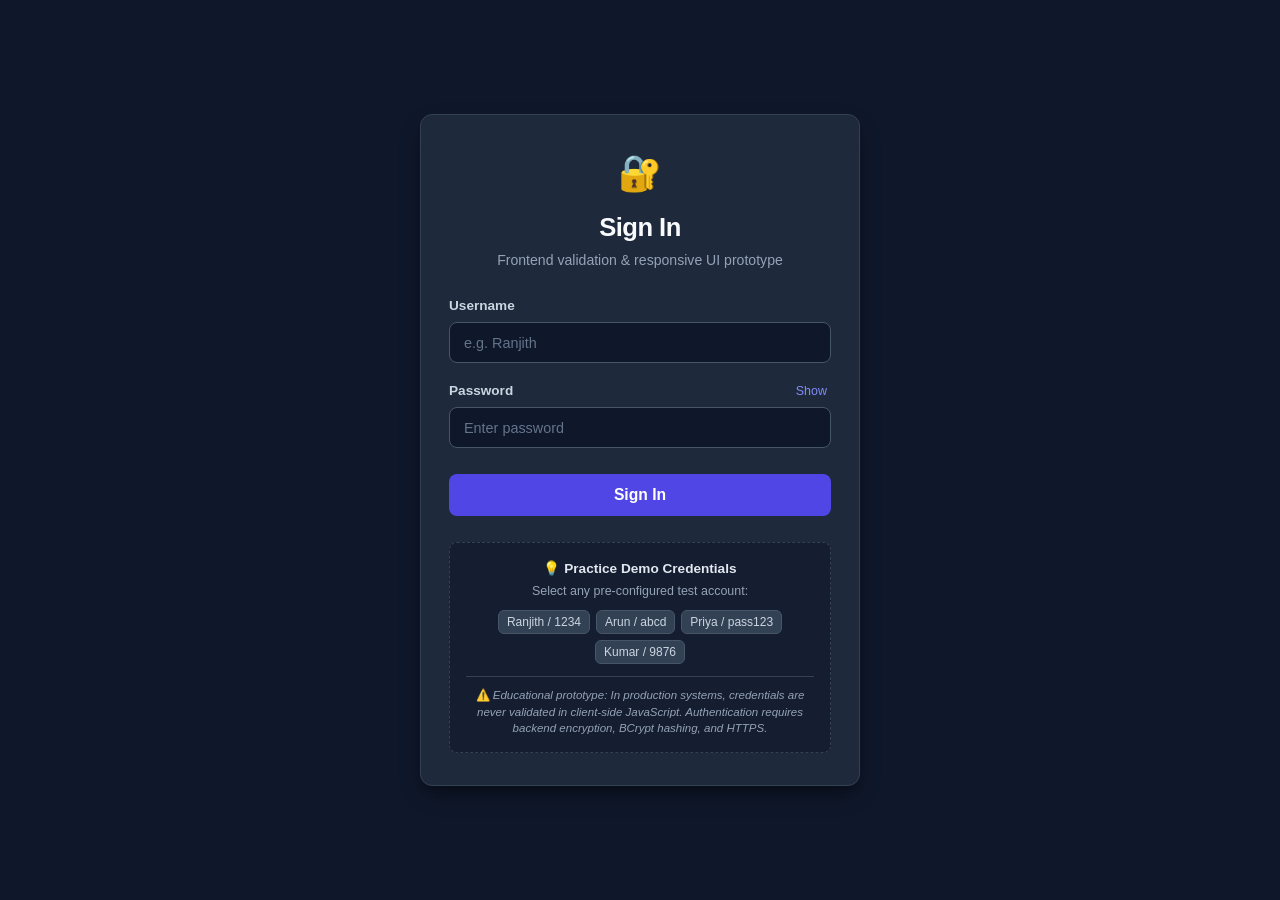
<file: index.html>
<!DOCTYPE html>
<html lang="en">
<head>
  <meta charset="UTF-8">
  <meta name="viewport" content="width=device-width, initial-scale=1.0">
  <meta name="description" content="Frontend login interface demonstrating responsive design, accessible form validation, and page navigation.">
  <title>Login Portal — Frontend Practice Prototype</title>
  <link rel="stylesheet" href="style.css">
</head>
<body>
  <main class="page-wrapper">
    <section class="login-card" aria-labelledby="form-heading">
      <header class="card-header">
        <div class="lock-icon" aria-hidden="true">🔐</div>
        <h1 id="form-heading">Sign In</h1>
        <p class="subtitle">Frontend validation &amp; responsive UI prototype</p>
      </header>

      <!-- Accessible Alert Message Box -->
      <div id="messageBox" class="message-box" role="alert" aria-live="polite" hidden></div>

      <form id="loginForm" novalidate>
        <div class="form-group">
          <label for="username">Username</label>
          <input 
            type="text" 
            id="username" 
            name="username" 
            placeholder="e.g. Ranjith" 
            autocomplete="username" 
            required 
            aria-required="true"
          >
        </div>

        <div class="form-group">
          <div class="label-row">
            <label for="password">Password</label>
            <button type="button" id="togglePasswordBtn" class="toggle-btn" aria-label="Show password">Show</button>
          </div>
          <input 
            type="password" 
            id="password" 
            name="password" 
            placeholder="Enter password" 
            autocomplete="current-password" 
            required 
            aria-required="true"
          >
        </div>

        <button type="submit" id="submitBtn" class="btn-primary">Sign In</button>
      </form>

      <!-- Educational Notice & Demo Accounts -->
      <aside class="demo-box" aria-label="Demo credentials">
        <p class="demo-title">💡 <strong>Practice Demo Credentials</strong></p>
        <p class="demo-subtitle">Select any pre-configured test account:</p>
        <div class="demo-tags">
          <button type="button" class="demo-chip" onclick="fillCredentials('Ranjith', '1234')">Ranjith / 1234</button>
          <button type="button" class="demo-chip" onclick="fillCredentials('Arun', 'abcd')">Arun / abcd</button>
          <button type="button" class="demo-chip" onclick="fillCredentials('Priya', 'pass123')">Priya / pass123</button>
          <button type="button" class="demo-chip" onclick="fillCredentials('Kumar', '9876')">Kumar / 9876</button>
        </div>
        <p class="security-disclaimer">
          ⚠️ <em>Educational prototype: In production systems, credentials are never validated in client-side JavaScript. Authentication requires backend encryption, BCrypt hashing, and HTTPS.</em>
        </p>
      </aside>
    </section>
  </main>

  <script src="script.js"></script>
</body>
</html>
</file>
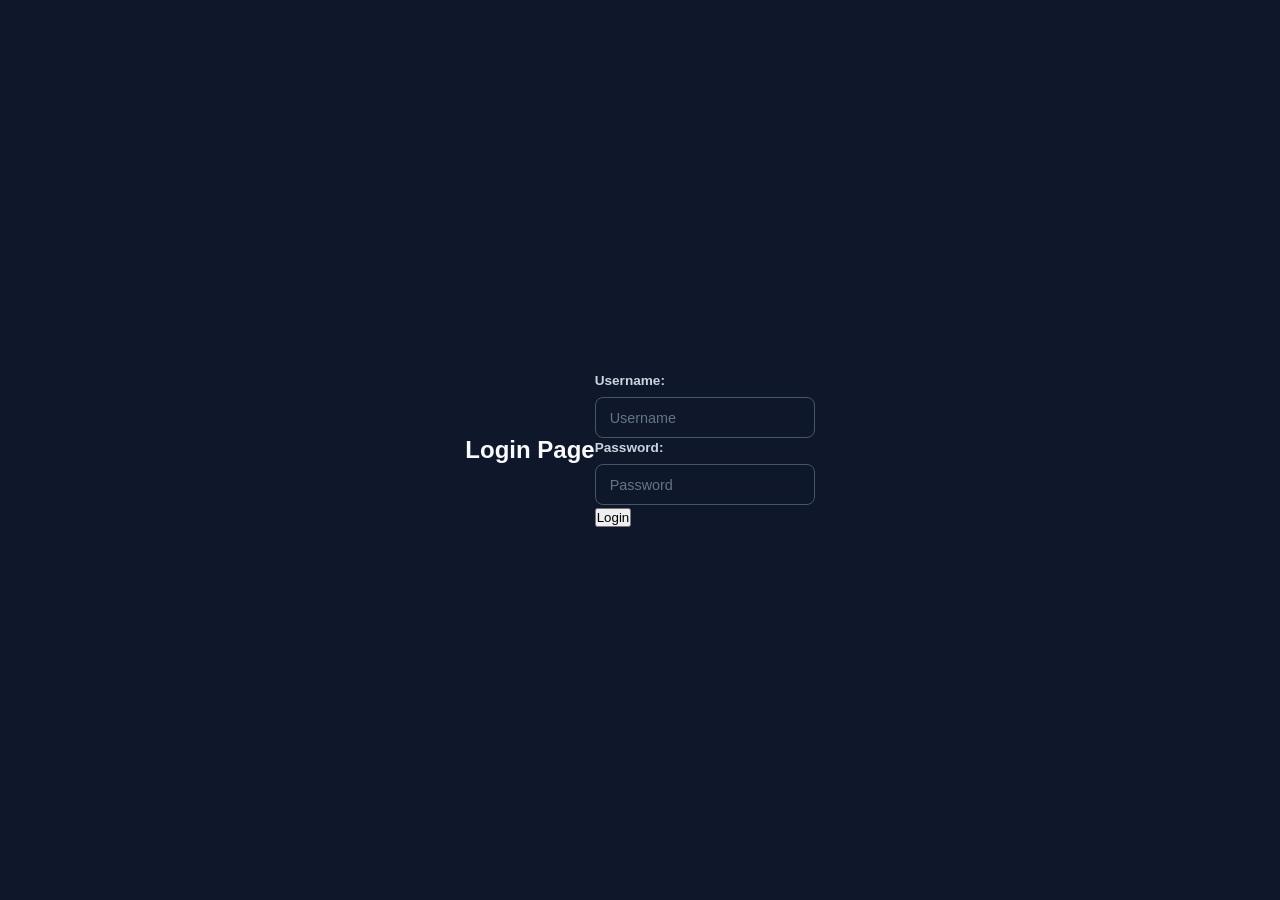
<file: login.html>
<!DOCTYPE html>
<html lang="en">
<head>
  <meta charset="UTF-8">
  <meta name="viewport" content="width=device-width, initial-scale=1.0">
  <title>Login Page</title>
  <link rel="stylesheet" href="style.css">
  <script src="script.js"></script>
</head>
<body>
  <h2>Login Page</h2>
  <form onsubmit="return login()">
    <label for="Username">Username:</label>
    <input type="text" name="Username" id="Username" placeholder="Username"><br>

    <label for="Password">Password:</label>
    <input type="Password" name="Password" id="Password" placeholder="Password"><br>

    <button type="submit">Login</button>
  </form>

  <!-- Message area for feedback -->
  <p id="message" style="text-align:center; color:red;"></p>
</body>
</html>
</file>
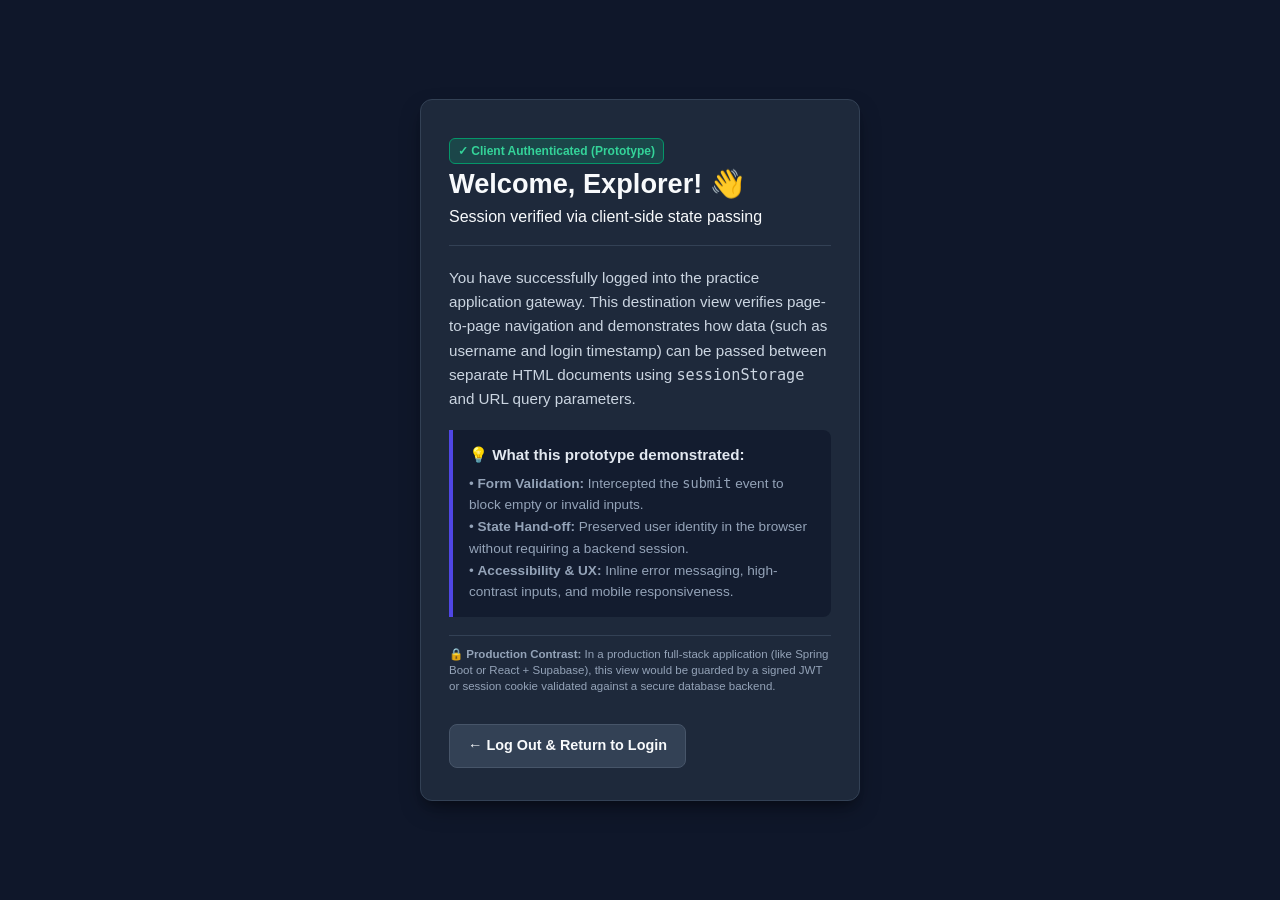
<file: welcome.html>
<!DOCTYPE html>
<html lang="en">
<head>
  <meta charset="UTF-8">
  <meta name="viewport" content="width=device-width, initial-scale=1.0">
  <meta name="description" content="Welcome dashboard view for the Frontend Login Page Project.">
  <title>Welcome Dashboard — Login Page Project</title>
  <link rel="stylesheet" href="style.css">
</head>
<body>
  <main class="page-wrapper">
    <section class="login-card welcome-card" aria-labelledby="welcome-heading">
      <header class="welcome-header">
        <span class="badge-auth">✓ Client Authenticated (Prototype)</span>
        <h1 id="welcome-heading">Welcome, <span id="userNameDisplay">Explorer</span>! 👋</h1>
        <p class="subtitle">Session verified via client-side state passing</p>
      </header>

      <div class="welcome-body">
        <p>
          You have successfully logged into the practice application gateway. This destination view verifies 
          page-to-page navigation and demonstrates how data (such as username and login timestamp) can be passed 
          between separate HTML documents using <code>sessionStorage</code> and URL query parameters.
        </p>

        <div class="info-panel">
          <h3>💡 What this prototype demonstrated:</h3>
          <p>
            • <strong>Form Validation:</strong> Intercepted the <code>submit</code> event to block empty or invalid inputs.<br>
            • <strong>State Hand-off:</strong> Preserved user identity in the browser without requiring a backend session.<br>
            • <strong>Accessibility &amp; UX:</strong> Inline error messaging, high-contrast inputs, and mobile responsiveness.
          </p>
        </div>

        <div class="security-disclaimer" style="margin-top: 15px; margin-bottom: 20px;">
          🔒 <strong>Production Contrast:</strong> In a production full-stack application (like Spring Boot or React + Supabase), 
          this view would be guarded by a signed JWT or session cookie validated against a secure database backend.
        </div>

        <a href="index.html" class="btn-secondary" id="logoutBtn" role="button">← Log Out &amp; Return to Login</a>
      </div>
    </section>
  </main>

  <script>
    document.addEventListener("DOMContentLoaded", () => {
      // 1. Check SessionStorage first, fallback to URL parameter
      let user = null;
      try {
        user = sessionStorage.getItem("loggedInUser");
      } catch (e) {
        console.warn("Session storage access error:", e);
      }

      if (!user) {
        const urlParams = new URLSearchParams(window.location.search);
        user = urlParams.get("user");
      }

      const displayElem = document.getElementById("userNameDisplay");
      if (displayElem && user) {
        displayElem.textContent = user;
      }

      // Logout handler
      const logoutBtn = document.getElementById("logoutBtn");
      if (logoutBtn) {
        logoutBtn.addEventListener("click", () => {
          try {
            sessionStorage.removeItem("loggedInUser");
            sessionStorage.removeItem("loginTimestamp");
          } catch (e) {}
        });
      }
    });
  </script>
</body>
</html>
</file>
<file: style.css>
/* ==========================================================================
   Modern Responsive Stylesheet & Accessible UI Theme
   Project: Login Page Project (Frontend Validation Prototype)
   ========================================================================== */

:root {
  --bg-page: #0f172a;
  --bg-card: #1e293b;
  --bg-input: #0f172a;
  --border-card: #334155;
  --border-input: #475569;
  --border-focus: #6366f1;
  --primary: #4f46e5;
  --primary-hover: #4338ca;
  --text-main: #f8fafc;
  --text-muted: #94a3b8;
  --error-bg: rgba(239, 68, 68, 0.15);
  --error-border: #ef4444;
  --error-text: #fca5a5;
  --success-bg: rgba(16, 185, 129, 0.15);
  --success-border: #10b981;
  --success-text: #6ee7b7;
  --font-family: -apple-system, BlinkMacSystemFont, "Segoe UI", Roboto, Oxygen, Ubuntu, Cantarell, sans-serif;
  --radius: 12px;
  --transition: all 0.2s ease-in-out;
}

* {
  box-sizing: border-box;
  margin: 0;
  padding: 0;
}

body {
  font-family: var(--font-family);
  background-color: var(--bg-page);
  color: var(--text-main);
  min-height: 100vh;
  display: flex;
  align-items: center;
  justify-content: center;
  padding: 20px;
  line-height: 1.5;
}

.page-wrapper {
  width: 100%;
  max-width: 440px;
  display: flex;
  justify-content: center;
}

/* Card Container */
.login-card {
  width: 100%;
  background: var(--bg-card);
  border: 1px solid var(--border-card);
  border-radius: var(--radius);
  padding: 32px 28px;
  box-shadow: 0 10px 25px -5px rgba(0, 0, 0, 0.4), 0 8px 10px -6px rgba(0, 0, 0, 0.3);
}

/* Header */
.card-header {
  text-align: center;
  margin-bottom: 24px;
}

.lock-icon {
  font-size: 2.2rem;
  margin-bottom: 8px;
}

.card-header h1 {
  font-size: 1.6rem;
  font-weight: 700;
  color: var(--text-main);
  letter-spacing: -0.02em;
}

.card-header .subtitle {
  font-size: 0.88rem;
  color: var(--text-muted);
  margin-top: 4px;
}

/* Accessible Alert Message Box */
.message-box {
  border-radius: 8px;
  padding: 10px 14px;
  font-size: 0.88rem;
  font-weight: 500;
  margin-bottom: 18px;
  text-align: left;
  animation: fadeIn 0.25s ease-out;
}

.message-box.error {
  background: var(--error-bg);
  border: 1px solid var(--error-border);
  color: var(--error-text);
}

.message-box.success {
  background: var(--success-bg);
  border: 1px solid var(--success-border);
  color: var(--success-text);
}

@keyframes fadeIn {
  from { opacity: 0; transform: translateY(-4px); }
  to { opacity: 1; transform: translateY(0); }
}

/* Form Groups & Inputs */
.form-group {
  margin-bottom: 18px;
}

.label-row {
  display: flex;
  justify-content: space-between;
  align-items: center;
  margin-bottom: 6px;
}

label {
  display: block;
  font-size: 0.85rem;
  font-weight: 600;
  color: #cbd5e1;
  margin-bottom: 6px;
}

.label-row label {
  margin-bottom: 0;
}

.toggle-btn {
  background: none;
  border: none;
  color: #818cf8;
  font-size: 0.78rem;
  cursor: pointer;
  padding: 0 4px;
  font-weight: 500;
}

.toggle-btn:hover {
  text-decoration: underline;
  color: #a5b4fc;
}

input {
  width: 100%;
  padding: 11px 14px;
  font-size: 0.95rem;
  background-color: var(--bg-input);
  border: 1px solid var(--border-input);
  border-radius: 8px;
  color: var(--text-main);
  transition: var(--transition);
}

input:focus {
  outline: none;
  border-color: var(--border-focus);
  box-shadow: 0 0 0 3px rgba(99, 102, 241, 0.25);
}

input::placeholder {
  color: #64748b;
  font-size: 0.9rem;
}

/* Primary Button */
.btn-primary {
  width: 100%;
  padding: 12px;
  background-color: var(--primary);
  color: #ffffff;
  font-size: 0.98rem;
  font-weight: 600;
  border: none;
  border-radius: 8px;
  cursor: pointer;
  transition: var(--transition);
  margin-top: 8px;
}

.btn-primary:hover {
  background-color: var(--primary-hover);
  transform: translateY(-1px);
}

.btn-primary:active {
  transform: translateY(0);
}

.btn-primary:focus-visible {
  outline: 3px solid #818cf8;
  outline-offset: 2px;
}

/* Demo Credentials Box */
.demo-box {
  margin-top: 26px;
  padding: 16px;
  background: rgba(15, 23, 42, 0.6);
  border: 1px dashed var(--border-card);
  border-radius: 8px;
  text-align: center;
}

.demo-title {
  font-size: 0.85rem;
  color: #e2e8f0;
}

.demo-subtitle {
  font-size: 0.78rem;
  color: var(--text-muted);
  margin-top: 2px;
  margin-bottom: 10px;
}

.demo-tags {
  display: flex;
  flex-wrap: wrap;
  gap: 6px;
  justify-content: center;
  margin-bottom: 12px;
}

.demo-chip {
  background: #334155;
  color: #cbd5e1;
  border: 1px solid #475569;
  border-radius: 6px;
  padding: 4px 8px;
  font-size: 0.75rem;
  cursor: pointer;
  transition: var(--transition);
}

.demo-chip:hover {
  background: #475569;
  color: #f8fafc;
  border-color: #64748b;
}

.security-disclaimer {
  font-size: 0.72rem;
  color: #94a3b8;
  line-height: 1.4;
  border-top: 1px solid #334155;
  padding-top: 10px;
}

/* Welcome Page Specific Styles */
.welcome-card {
  max-width: 600px;
  text-align: left;
}

.welcome-header {
  border-bottom: 1px solid var(--border-card);
  padding-bottom: 16px;
  margin-bottom: 20px;
}

.welcome-header h1 {
  font-size: 1.7rem;
  color: var(--text-main);
}

.badge-auth {
  display: inline-block;
  background: rgba(16, 185, 129, 0.2);
  color: #34d399;
  border: 1px solid #059669;
  border-radius: 6px;
  padding: 3px 8px;
  font-size: 0.75rem;
  font-weight: 600;
  margin-top: 6px;
}

.welcome-body p {
  font-size: 0.95rem;
  color: #cbd5e1;
  margin-bottom: 16px;
  line-height: 1.6;
}

.info-panel {
  background: rgba(15, 23, 42, 0.7);
  border-left: 4px solid var(--primary);
  padding: 14px 16px;
  border-radius: 0 8px 8px 0;
  margin: 18px 0;
}

.info-panel h3 {
  font-size: 0.95rem;
  color: #e2e8f0;
  margin-bottom: 6px;
}

.info-panel p {
  font-size: 0.85rem;
  color: #94a3b8;
  margin-bottom: 0;
}

.btn-secondary {
  display: inline-block;
  padding: 10px 18px;
  background: #334155;
  color: #f8fafc;
  border: 1px solid #475569;
  border-radius: 8px;
  text-decoration: none;
  font-size: 0.9rem;
  font-weight: 600;
  cursor: pointer;
  transition: var(--transition);
  margin-top: 10px;
}

.btn-secondary:hover {
  background: #475569;
  color: #ffffff;
}

/* Responsive adjustments */
@media (max-width: 480px) {
  body {
    padding: 12px;
  }
  .login-card {
    padding: 24px 18px;
  }
  .card-header h1 {
    font-size: 1.4rem;
  }
}
</file>
